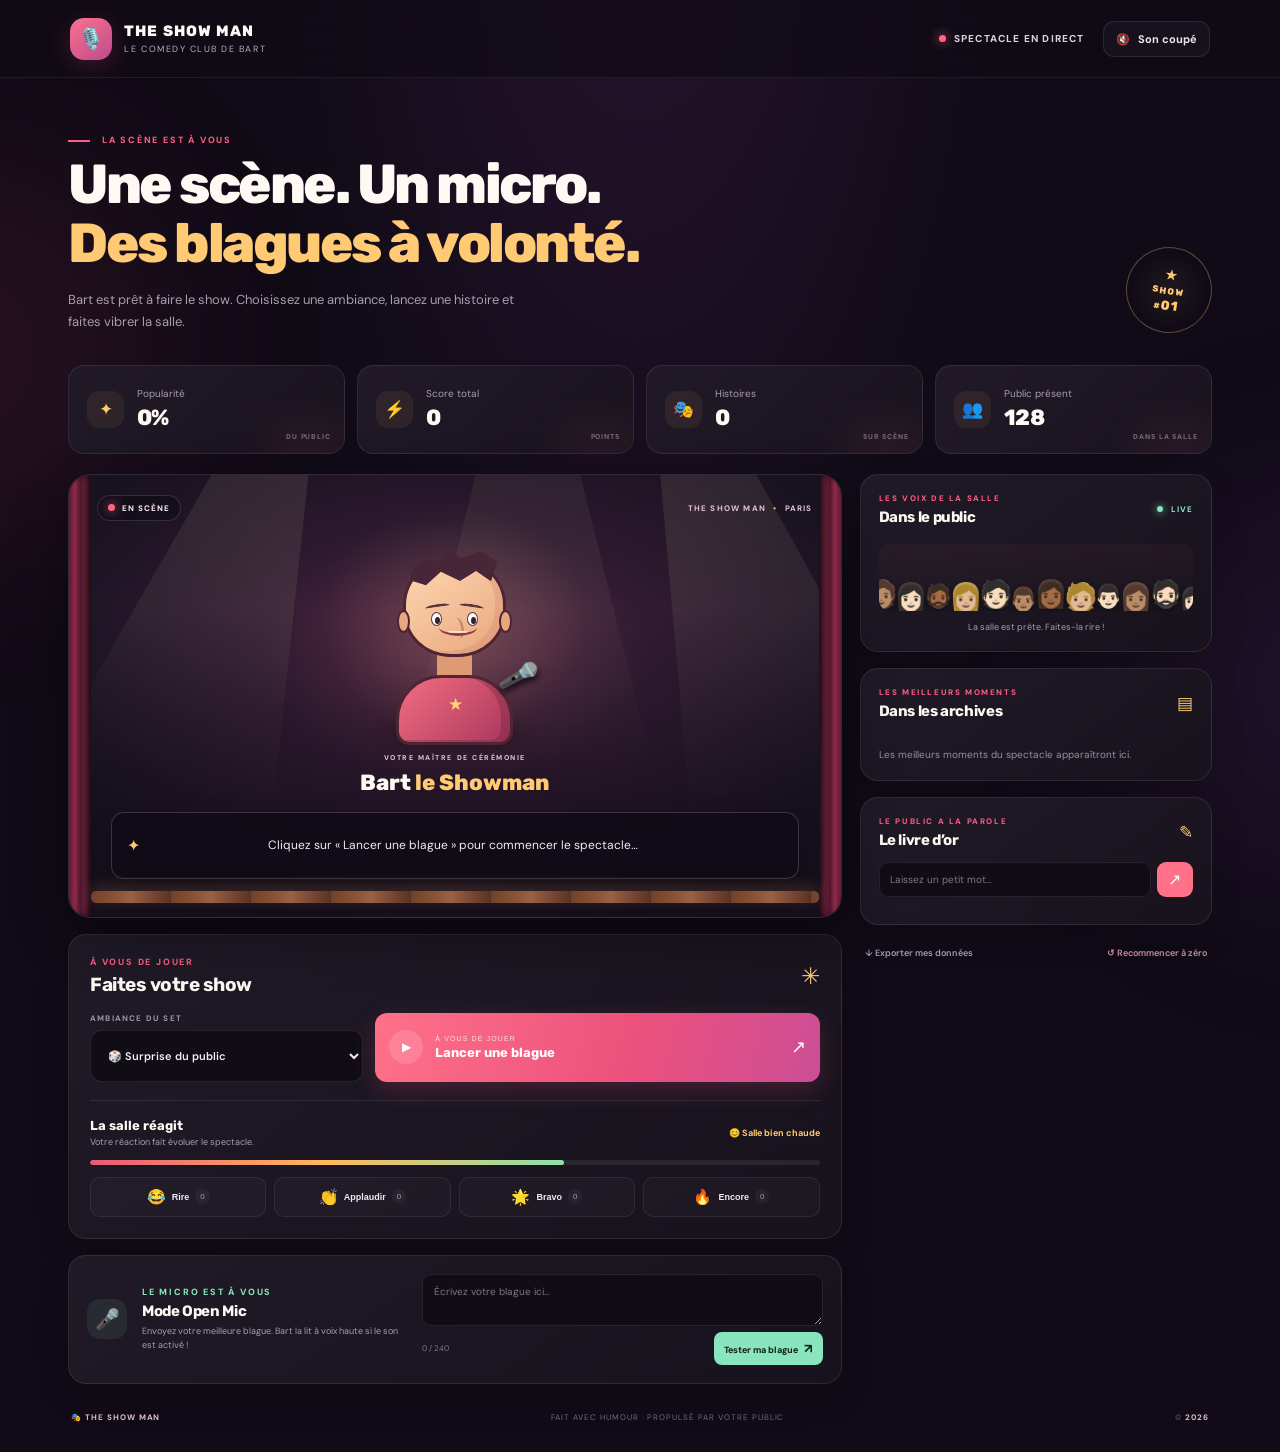
<file: index.html>
<!DOCTYPE html>
<html lang="fr">
<head>
  <meta charset="UTF-8">
  <meta name="viewport" content="width=device-width, initial-scale=1.0">
  <meta name="theme-color" content="#100b16">
  <meta name="description" content="THE SHOW MAN : le comedy club interactif de Bart. Racontez des blagues, réagissez et faites monter l'ambiance !">
  <title>THE SHOW MAN — Le Comedy Club de Bart</title>
  <link rel="preconnect" href="https://fonts.googleapis.com">
  <link rel="preconnect" href="https://fonts.gstatic.com" crossorigin>
  <link href="https://fonts.googleapis.com/css2?family=DM+Sans:wght@400;500;600;700;800&family=Rubik:wght@500;600;700;800;900&display=swap" rel="stylesheet">
  <link rel="stylesheet" href="styles.css">
  <script src="app.js" defer></script>
</head>
<body>
  <div class="ambient ambient-one" aria-hidden="true"></div>
  <div class="ambient ambient-two" aria-hidden="true"></div>

  <header class="topbar">
    <a class="brand" href="#home" aria-label="THE SHOW MAN, accueil">
      <span class="brand-mark" aria-hidden="true">🎙️</span>
      <span><strong>THE SHOW MAN</strong><small>LE COMEDY CLUB DE BART</small></span>
    </a>
    <div class="topbar-tools">
      <div class="live-pill"><span class="live-dot"></span> SPECTACLE EN DIRECT</div>
      <button class="sound-toggle" id="audioToggle" type="button" aria-pressed="false" title="Activer ou couper la voix et les effets sonores"><span id="audioIcon" aria-hidden="true">🔇</span><span id="audioLabel">Son coupé</span></button>
    </div>
  </header>

  <main class="page-shell" id="home">
    <section class="intro">
      <div>
        <p class="eyebrow"><span class="eyebrow-line"></span> LA SCÈNE EST À VOUS</p>
        <h1>Une scène. Un micro.<br><span>Des blagues à volonté.</span></h1>
        <p class="intro-copy">Bart est prêt à faire le show. Choisissez une ambiance, lancez une histoire et faites vibrer la salle.</p>
      </div>
      <div class="intro-badge" aria-label="Spectacle numéro un"><span>★</span><strong>SHOW<br>#<span id="showNumber">01</span></strong></div>
    </section>

    <section class="stats-grid" aria-label="Statistiques du spectacle">
      <article class="stat-card"><span class="stat-icon">✦</span><div><span class="stat-label">Popularité</span><strong class="stat-value" id="popularity">0%</strong></div><span class="stat-foot">DU PUBLIC</span></article>
      <article class="stat-card"><span class="stat-icon">⚡</span><div><span class="stat-label">Score total</span><strong class="stat-value" id="totalScore">0</strong></div><span class="stat-foot">POINTS</span></article>
      <article class="stat-card"><span class="stat-icon">🎭</span><div><span class="stat-label">Histoires</span><strong class="stat-value" id="storyCount">0</strong></div><span class="stat-foot">SUR SCÈNE</span></article>
      <article class="stat-card"><span class="stat-icon">👥</span><div><span class="stat-label">Public présent</span><strong class="stat-value" id="audience">128</strong></div><span class="stat-foot">DANS LA SALLE</span></article>
    </section>

    <div class="dashboard">
      <section class="main-column">
        <section class="stage-card" aria-label="Scène de spectacle">
          <div class="stage-lights" aria-hidden="true"><span></span><span></span><span></span></div>
          <div class="curtain curtain-left" aria-hidden="true"></div><div class="curtain curtain-right" aria-hidden="true"></div>
          <div class="stage-topline"><span class="stage-tag"><span class="live-dot"></span> EN SCÈNE</span><span class="venue">THE SHOW MAN <span>•</span> PARIS</span></div>
          <div class="stage-content">
            <div class="spotlight" aria-hidden="true"></div>
            <div class="bart-avatar" id="bartAvatar" aria-label="Avatar animé de Bart le comédien" role="img">
              <div class="avatar-shadow"></div>
              <div class="avatar-head"><div class="hair"></div><div class="brow brow-left"></div><div class="brow brow-right"></div><div class="eye eye-left"><i></i></div><div class="eye eye-right"><i></i></div><div class="nose"></div><div class="smile"><i></i></div><div class="ear ear-left"></div><div class="ear ear-right"></div></div>
              <div class="avatar-neck"></div><div class="avatar-body"><span class="shirt-star">★</span></div>
              <div class="avatar-mic">🎤</div>
            </div>
            <div class="speech-bubble" id="speechBubble" aria-live="polite">Bienvenue au club ! Bart vous attend 🎤</div>
            <div class="stage-name"><span class="stage-name-label">VOTRE MAÎTRE DE CÉRÉMONIE</span><h2>Bart <span>le Showman</span></h2></div>
          </div>
          <div class="teleprompter"><span class="teleprompter-icon">✦</span><p id="storyText" aria-live="polite">Cliquez sur « Lancer une blague » pour commencer le spectacle…</p><span class="story-number" id="storyNumber"></span></div>
          <div class="stage-floor"><span></span></div>
          <div class="fx-layer" id="fxLayer" aria-hidden="true"></div>
        </section>

        <section class="control-panel">
          <div class="panel-heading"><div><p class="eyebrow">À VOUS DE JOUER</p><h2>Faites votre show</h2></div><span class="panel-star">✳</span></div>
          <div class="controls-row">
            <label class="topic-control" for="topicSelect"><span>AMBIANCE DU SET</span><select id="topicSelect"><option value="all">🎲 Surprise du public</option><option value="tech">🤖 Tech & IA</option><option value="daily">☕ Vie quotidienne</option><option value="dev">💻 Développeurs</option><option value="dad">👨‍👧 Jeux de mots</option><option value="absurd">🌀 Absurde</option></select></label>
            <button class="btn-primary" id="generateBtn" type="button"><span class="play-icon">▶</span><span><small>À VOUS DE JOUER</small><strong>Lancer une blague</strong></span><span class="button-arrow">↗</span></button>
          </div>
          <div class="reaction-area"><div class="reaction-heading"><div><h3>La salle réagit</h3><p>Votre réaction fait évoluer le spectacle.</p></div><span class="mood-label" id="moodText">🔥 Salle bien chaude</span></div>
            <div class="mood-track" role="progressbar" aria-label="Ambiance de la salle" aria-valuemin="0" aria-valuemax="100" aria-valuenow="65"><span id="moodMeter"></span></div>
            <div class="reaction-buttons">
              <button class="reaction-btn" id="laughBtn" type="button"><span>😂</span><b>Rire</b><i id="laughCount">0</i></button>
              <button class="reaction-btn" id="applauseBtn" type="button"><span>👏</span><b>Applaudir</b><i id="applauseCount">0</i></button>
              <button class="reaction-btn" id="bravo" type="button"><span>🌟</span><b>Bravo</b><i id="bravoCount">0</i></button>
              <button class="reaction-btn" id="encoreBtn" type="button"><span>🔥</span><b>Encore</b><i id="encoreCount">0</i></button>
            </div>
          </div>
        </section>

        <section class="open-mic-card">
          <div class="open-mic-icon">🎤</div><div class="open-mic-copy"><p class="eyebrow">LE MICRO EST À VOUS</p><h2>Mode Open Mic</h2><p>Envoyez votre meilleure blague. Bart la lit à voix haute si le son est activé !</p></div>
          <form id="jokeForm" class="joke-form"><label class="visually-hidden" for="userJokeInput">Votre blague</label><textarea id="userJokeInput" rows="2" maxlength="240" placeholder="Écrivez votre blague ici…" required></textarea><div class="form-bottom"><span id="characterCount">0 / 240</span><button class="btn-secondary" type="submit">Tester ma blague <span>↗</span></button></div></form>
        </section>
      </section>

      <aside class="sidebar">
        <section class="side-card audience-card"><div class="side-title"><div><p class="eyebrow">LES VOIX DE LA SALLE</p><h2>Dans le public</h2></div><span class="audience-live"><span class="live-dot"></span> LIVE</span></div>
          <div class="crowd-visual" aria-hidden="true"><span>🧑🏽</span><span>👩🏻</span><span>🧔🏾</span><span>👩🏼</span><span>🧑🏻</span><span>👨🏽</span><span>👩🏾</span><span>🧑🏼</span><span>👨🏻</span><span>👩🏽</span><span>🧔🏻</span><span>👩🏻</span></div>
          <p class="crowd-caption">La salle est prête. Faites-la rire !</p>
        </section>
        <section class="side-card history-card"><div class="side-title"><div><p class="eyebrow">LES MEILLEURS MOMENTS</p><h2>Dans les archives</h2></div><span class="archive-icon">▤</span></div><div class="stories-history" id="storiesHistory" aria-live="polite"></div></section>
        <section class="side-card comments-card"><div class="side-title"><div><p class="eyebrow">LE PUBLIC A LA PAROLE</p><h2>Le livre d’or</h2></div><span class="comment-icon">✎</span></div><form id="commentForm" class="comment-form"><label class="visually-hidden" for="commentInput">Votre commentaire</label><input id="commentInput" type="text" maxlength="100" placeholder="Laissez un petit mot…" required><button type="submit" aria-label="Envoyer le commentaire">↗</button></form><div class="comments-list" id="commentsList" aria-live="polite"></div></section>
        <section class="side-actions"><button class="text-action" id="exportBtn" type="button">↓ Exporter mes données</button><button class="text-action reset-action" id="resetBtn" type="button">↺ Recommencer à zéro</button></section>
      </aside>
    </div>
    <footer class="footer"><span>🎭 THE SHOW MAN</span><span>FAIT AVEC HUMOUR · PROPULSÉ PAR VOTRE PUBLIC</span><span>© <span id="year"></span></span></footer>
  </main>
</body>
</html>
</file>
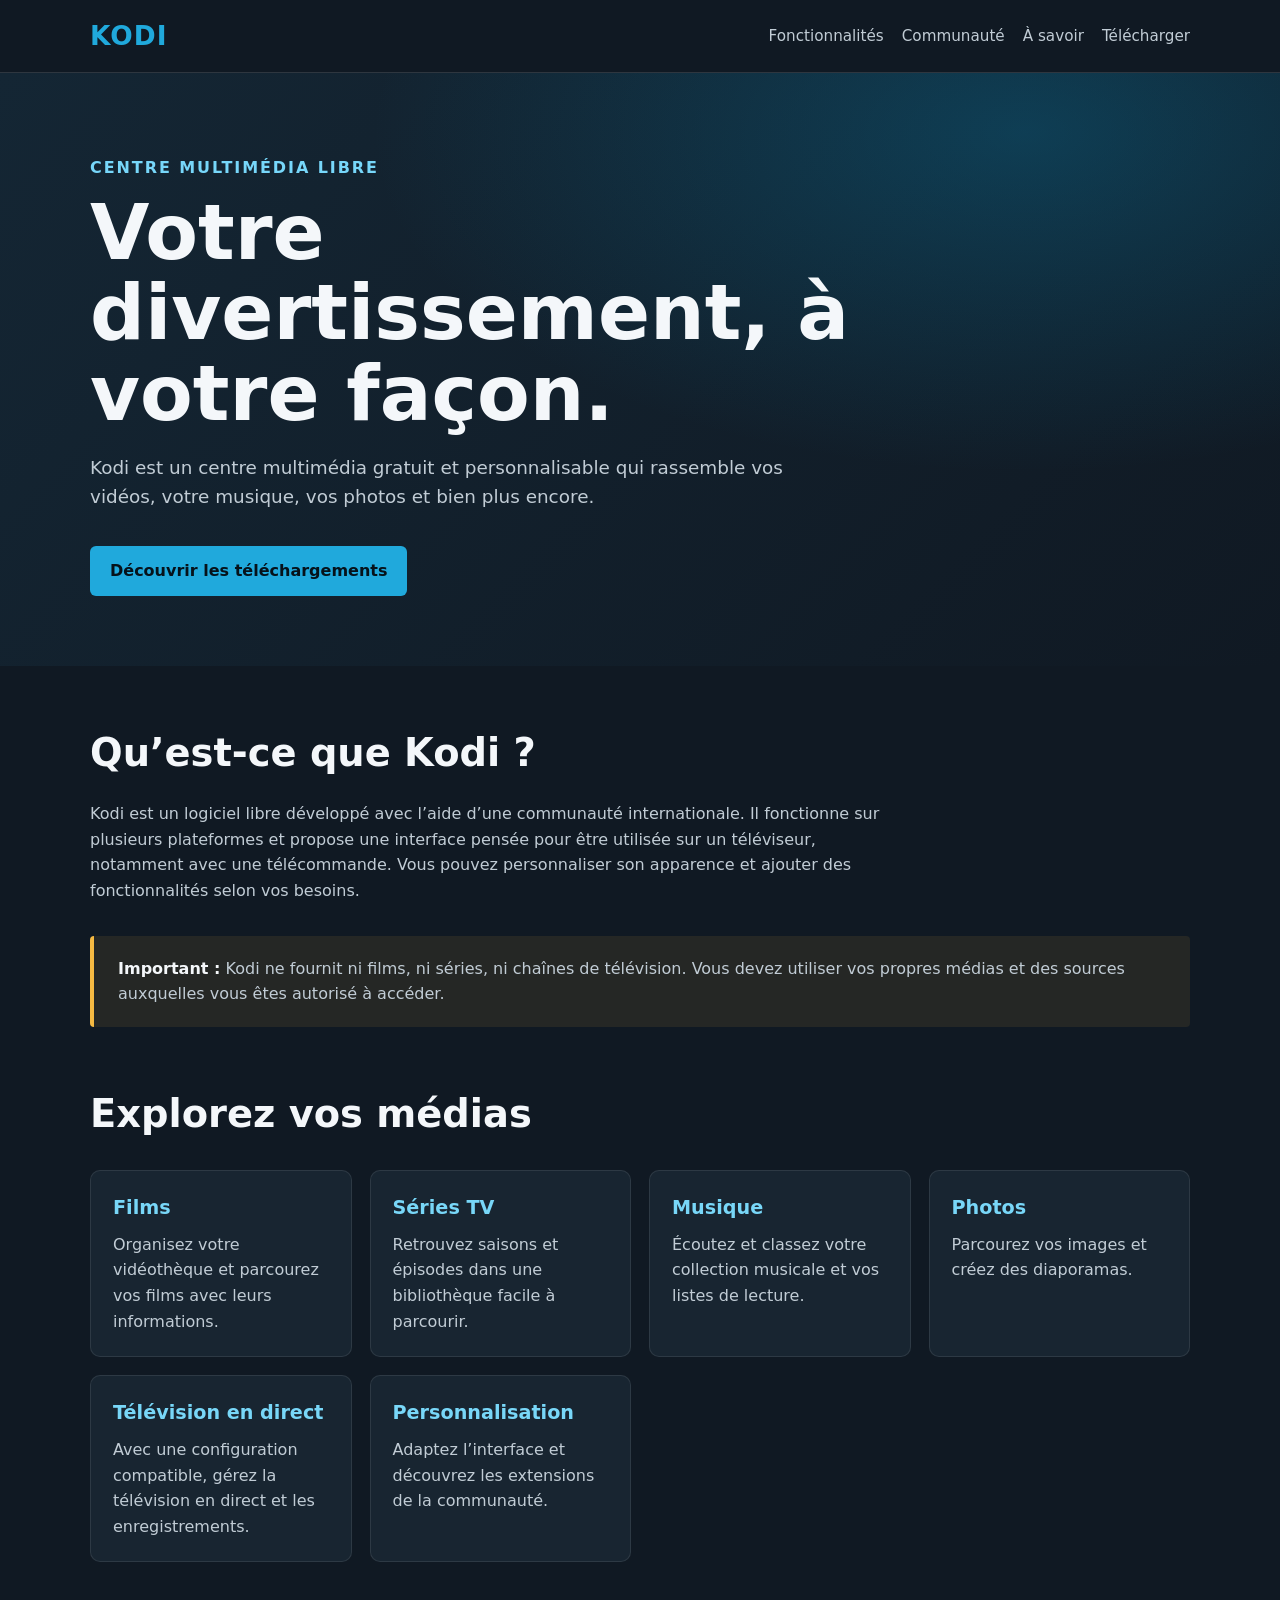
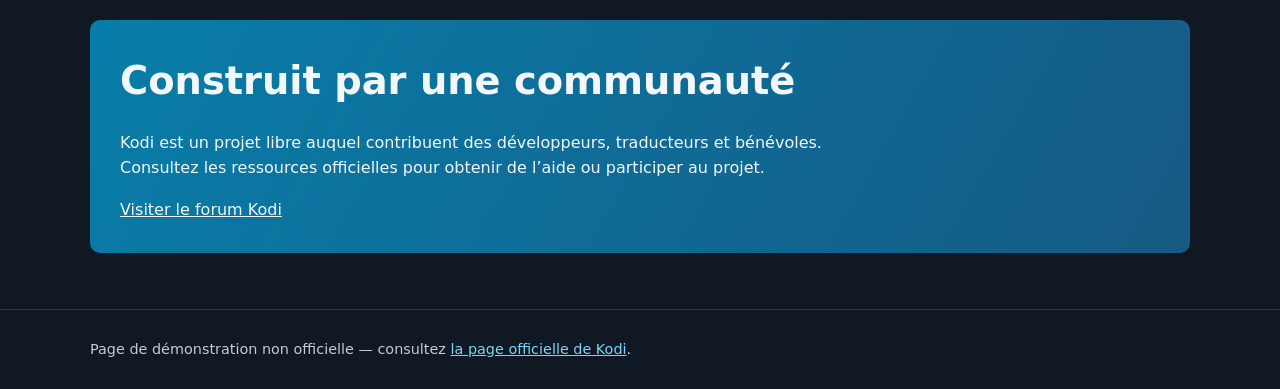
<file: kodi-about.html>
<!doctype html>
<html lang="fr">
<head>
  <meta charset="utf-8">
  <meta name="viewport" content="width=device-width, initial-scale=1">
  <meta name="description" content="Découvrez Kodi, un centre multimédia libre et personnalisable.">
  <title>À propos de Kodi — Centre multimédia</title>
  <style>
    :root {
      color-scheme: dark;
      --bg: #101923;
      --panel: #182531;
      --text: #f4f7fa;
      --muted: #c1ccd5;
      --blue: #20a9dc;
      --blue-dark: #087da9;
    }

    * { box-sizing: border-box; }

    body {
      margin: 0;
      background: var(--bg);
      color: var(--text);
      font: 16px/1.6 system-ui, -apple-system, "Segoe UI", sans-serif;
    }

    a { color: inherit; }

    .container {
      width: min(1100px, calc(100% - 40px));
      margin-inline: auto;
    }

    header {
      border-bottom: 1px solid #ffffff20;
      background: #101923;
    }

    nav {
      min-height: 72px;
      display: flex;
      align-items: center;
      justify-content: space-between;
      gap: 24px;
    }

    .brand {
      color: var(--blue);
      font-size: 1.65rem;
      font-weight: 800;
      text-decoration: none;
      letter-spacing: .04em;
    }

    .nav-links {
      display: flex;
      flex-wrap: wrap;
      gap: 18px;
    }

    .nav-links a {
      color: var(--muted);
      font-size: .95rem;
      text-decoration: none;
    }

    .nav-links a:hover,
    .nav-links a[aria-current="page"] { color: white; }

    .hero {
      padding: 82px 0 70px;
      background:
        radial-gradient(ellipse at 80% 10%, #087da955, transparent 45%),
        linear-gradient(135deg, #142634, var(--bg));
    }

    .eyebrow {
      color: #77d7fa;
      font-weight: 700;
      text-transform: uppercase;
      letter-spacing: .12em;
    }

    h1 {
      max-width: 760px;
      margin: 12px 0;
      font-size: clamp(2.5rem, 7vw, 4.8rem);
      line-height: 1.05;
    }

    .intro {
      max-width: 720px;
      color: var(--muted);
      font-size: 1.15rem;
    }

    .button {
      display: inline-block;
      margin-top: 16px;
      padding: 12px 20px;
      border-radius: 6px;
      background: var(--blue);
      color: #06121a;
      font-weight: 750;
      text-decoration: none;
    }

    main { padding: 56px 0; }

    h2 {
      margin: 0 0 18px;
      font-size: clamp(1.7rem, 4vw, 2.4rem);
    }

    .copy {
      max-width: 800px;
      color: var(--muted);
    }

    .notice {
      margin: 32px 0 56px;
      padding: 20px 24px;
      border-left: 4px solid #f5b942;
      border-radius: 4px;
      background: #f5b94216;
      color: var(--muted);
    }

    .notice strong { color: var(--text); }

    .grid {
      display: grid;
      grid-template-columns: repeat(auto-fit, minmax(230px, 1fr));
      gap: 18px;
      margin-top: 26px;
    }

    .card {
      padding: 22px;
      border: 1px solid #ffffff17;
      border-radius: 10px;
      background: var(--panel);
    }

    .card h3 {
      margin: 0 0 8px;
      color: #78d7f8;
      font-size: 1.2rem;
    }

    .card p { margin: 0; color: var(--muted); }

    .community {
      margin-top: 58px;
      padding: 30px;
      border-radius: 10px;
      background: linear-gradient(120deg, #087da9, #155a83);
    }

    .community p { max-width: 720px; }

    footer {
      padding: 28px 0;
      border-top: 1px solid #ffffff20;
      color: var(--muted);
      font-size: .9rem;
    }

    footer a { color: #78d7f8; }

    @media (max-width: 650px) {
      nav {
        align-items: flex-start;
        flex-direction: column;
        padding: 16px 0;
      }
      .nav-links { gap: 12px; }
      .hero { padding: 58px 0; }
    }
  </style>
</head>
<body>
  <header>
    <nav class="container" aria-label="Navigation principale">
      <a class="brand" href="#" aria-label="Kodi, accueil">KODI</a>
      <div class="nav-links">
        <a href="#fonctionnalites">Fonctionnalités</a>
        <a href="#communaute">Communauté</a>
        <a href="#avertissement">À savoir</a>
        <a href="https://kodi.tv/download/">Télécharger</a>
      </div>
    </nav>
  </header>

  <section class="hero">
    <div class="container">
      <div class="eyebrow">Centre multimédia libre</div>
      <h1>Votre divertissement, à votre façon.</h1>
      <p class="intro">
        Kodi est un centre multimédia gratuit et personnalisable qui rassemble
        vos vidéos, votre musique, vos photos et bien plus encore.
      </p>
      <a class="button" href="https://kodi.tv/download/">Découvrir les téléchargements</a>
    </div>
  </section>

  <main class="container">
    <section>
      <h2>Qu’est-ce que Kodi&nbsp;?</h2>
      <p class="copy">
        Kodi est un logiciel libre développé avec l’aide d’une communauté
        internationale. Il fonctionne sur plusieurs plateformes et propose une
        interface pensée pour être utilisée sur un téléviseur, notamment avec
        une télécommande. Vous pouvez personnaliser son apparence et ajouter
        des fonctionnalités selon vos besoins.
      </p>
    </section>

    <aside class="notice" id="avertissement">
      <strong>Important :</strong> Kodi ne fournit ni films, ni séries, ni chaînes
      de télévision. Vous devez utiliser vos propres médias et des sources
      auxquelles vous êtes autorisé à accéder.
    </aside>

    <section id="fonctionnalites">
      <h2>Explorez vos médias</h2>
      <div class="grid">
        <article class="card">
          <h3>Films</h3>
          <p>Organisez votre vidéothèque et parcourez vos films avec leurs informations.</p>
        </article>
        <article class="card">
          <h3>Séries TV</h3>
          <p>Retrouvez saisons et épisodes dans une bibliothèque facile à parcourir.</p>
        </article>
        <article class="card">
          <h3>Musique</h3>
          <p>Écoutez et classez votre collection musicale et vos listes de lecture.</p>
        </article>
        <article class="card">
          <h3>Photos</h3>
          <p>Parcourez vos images et créez des diaporamas.</p>
        </article>
        <article class="card">
          <h3>Télévision en direct</h3>
          <p>Avec une configuration compatible, gérez la télévision en direct et les enregistrements.</p>
        </article>
        <article class="card">
          <h3>Personnalisation</h3>
          <p>Adaptez l’interface et découvrez les extensions de la communauté.</p>
        </article>
      </div>
    </section>

    <section class="community" id="communaute">
      <h2>Construit par une communauté</h2>
      <p>
        Kodi est un projet libre auquel contribuent des développeurs,
        traducteurs et bénévoles. Consultez les ressources officielles pour
        obtenir de l’aide ou participer au projet.
      </p>
      <a href="https://forum.kodi.tv/">Visiter le forum Kodi</a>
    </section>
  </main>

  <footer>
    <div class="container">
      Page de démonstration non officielle — consultez
      <a href="https://kodi.tv/about/">la page officielle de Kodi</a>.
    </div>
  </footer>
</body>
</html>
</file>
<file: styles.css>
@import url('https://fonts.googleapis.com/css2?family=DM+Sans:wght@400;500;600;700;800&family=Rubik:wght@500;600;700;800;900&display=swap');

:root{color-scheme:dark;--bg:#100b16;--surface:#19131f;--surface-raised:#211a28;--line:rgba(255,255,255,.09);--text:#fff9f4;--muted:#a89eae;--pink:#ff5b83;--gold:#ffca73;--mint:#89e5bd;--font-body:'DM Sans',Arial,sans-serif;--font-display:'Rubik','DM Sans',sans-serif}
*{box-sizing:border-box}html{scroll-behavior:smooth}body{margin:0;min-height:100vh;background:radial-gradient(ellipse at 50% -20%,#2b1533 0,transparent 42%),var(--bg);color:var(--text);font-family:var(--font-body);overflow-x:hidden}.ambient{position:fixed;z-index:-1;width:380px;height:380px;border-radius:50%;filter:blur(110px);opacity:.11;pointer-events:none}.ambient-one{background:#ff467a;top:18%;left:-230px}.ambient-two{background:#a957df;right:-240px;top:55%}.topbar{height:78px;padding:0 max(calc((100vw - 1200px)/2),5.5vw);border-bottom:1px solid rgba(255,255,255,.07);display:flex;align-items:center;justify-content:space-between;background:rgba(16,11,22,.75);backdrop-filter:blur(18px);position:sticky;top:0;z-index:10}.brand{display:flex;align-items:center;gap:12px;color:inherit;text-decoration:none}.brand-mark{width:42px;height:42px;border-radius:14px;background:linear-gradient(145deg,#fa718e,#bf4b8c);display:grid;place-items:center;font-size:21px;box-shadow:0 6px 24px #fa4b8033}.brand strong,.brand small{display:block}.brand strong{font:800 15px var(--font-display);letter-spacing:.07em}.brand small{font-size:9px;color:#b8aebd;letter-spacing:.17em;margin-top:3px}.topbar-tools{display:flex;align-items:center;gap:18px}.live-pill,.audience-live{display:inline-flex;align-items:center;gap:8px;color:#ddd1de;font-size:10px;font-weight:800;letter-spacing:.12em}.live-dot{height:7px;width:7px;border-radius:50%;background:#ff6780;display:inline-block;box-shadow:0 0 11px #ff6780;animation:blink 1.8s infinite}.sound-toggle{border:1px solid var(--line);border-radius:11px;background:#ffffff08;color:#eee5ee;padding:10px 12px;display:flex;gap:8px;align-items:center;font:700 11px var(--font-body);cursor:pointer;transition:.2s}.sound-toggle:hover{background:#ffffff12;border-color:#ffffff30}.page-shell{max-width:1200px;margin:auto;padding:56px 28px 20px}.intro{display:flex;align-items:flex-end;justify-content:space-between;margin-bottom:32px}.eyebrow{font-size:9px;letter-spacing:.2em;color:var(--pink);font-weight:800;margin:0 0 10px}.eyebrow-line{width:22px;height:2px;display:inline-block;background:var(--pink);vertical-align:middle;margin-right:8px}.intro h1{font:800 clamp(32px,5vw,55px)/1.07 var(--font-display);letter-spacing:-.045em;margin:0}.intro h1 span{color:var(--gold)}.intro-copy{font-size:13px;color:var(--muted);max-width:470px;line-height:1.7;margin:15px 0 0}.intro-badge{width:86px;height:86px;border:1px solid #ffca7355;border-radius:50%;display:flex;flex-direction:column;justify-content:center;align-items:center;transform:rotate(9deg);color:var(--gold);background:radial-gradient(circle,#ffca7312,transparent 70%);flex:none}.intro-badge>span{font-size:15px}.intro-badge strong{font:800 9px/1.35 var(--font-display);letter-spacing:.13em;text-align:center}.intro-badge strong span{font-size:13px}.stats-grid{display:grid;grid-template-columns:repeat(4,1fr);gap:12px;margin-bottom:20px}.stat-card{position:relative;display:flex;align-items:center;gap:13px;min-height:89px;background:linear-gradient(135deg,#211927,#19131e);border:1px solid var(--line);border-radius:16px;padding:16px 18px;overflow:hidden}.stat-card:after{content:'';position:absolute;inset:auto -12px -35px auto;width:85px;height:65px;background:#ff668411;filter:blur(20px)}.stat-icon{display:grid;place-items:center;width:37px;height:37px;border-radius:12px;color:var(--gold);font-size:17px;background:#ffca7312}.stat-label{display:block;font-size:10px;color:var(--muted);margin-bottom:4px}.stat-value{display:block;font:800 22px var(--font-display);letter-spacing:-.03em}.stat-foot{position:absolute;right:13px;bottom:12px;color:#766c7b;font-size:7px;letter-spacing:.13em;font-weight:800}.dashboard{display:grid;grid-template-columns:minmax(0,1.8fr) minmax(270px,.82fr);gap:18px;align-items:start}.main-column,.sidebar{display:flex;flex-direction:column;gap:16px}.stage-card{min-height:435px;position:relative;overflow:hidden;border-radius:22px;border:1px solid #ffffff17;background:radial-gradient(ellipse at 50% 40%,#69334c 0,#321b32 35%,#1b1423 76%);box-shadow:0 20px 55px #0005}.stage-card:before{content:'';position:absolute;inset:0;background:linear-gradient(180deg,#100b1640,transparent 30%,#100b168c 88%);z-index:1;pointer-events:none}.stage-lights{position:absolute;inset:0;overflow:hidden}.stage-lights span{position:absolute;top:-135px;width:230px;height:470px;background:linear-gradient(180deg,#fff5c52b,transparent);clip-path:polygon(43% 0,57% 0,100% 100%,0 100%);transform-origin:top center;filter:blur(4px);animation:sweep 8s ease-in-out infinite alternate}.stage-lights span:nth-child(1){left:16%;transform:rotate(18deg)}.stage-lights span:nth-child(2){left:42%;width:270px;opacity:.65;animation-delay:-3s}.stage-lights span:nth-child(3){right:8%;transform:rotate(-17deg);animation-delay:-5s}.curtain{position:absolute;top:0;bottom:0;width:22px;z-index:2;background:repeating-linear-gradient(90deg,#671c35,#8e2949 6px,#4c182f 12px);box-shadow:inset -5px 0 9px #170b15}.curtain-left{left:0}.curtain-right{right:0;transform:scaleX(-1)}.stage-topline{position:absolute;top:20px;left:28px;right:28px;z-index:3;display:flex;justify-content:space-between;align-items:center}.stage-tag{display:flex;align-items:center;gap:7px;padding:7px 10px;border:1px solid #fff2;border-radius:999px;background:#120d18a8;color:#fcebf3;font-size:8px;font-weight:800;letter-spacing:.13em}.venue{font-size:8px;color:#e5c4d2;letter-spacing:.15em;font-weight:700}.venue span{color:var(--gold);padding:0 4px}.stage-content{position:relative;z-index:2;min-height:337px;display:flex;flex-direction:column;align-items:center;justify-content:flex-end;padding:58px 25px 4px}.spotlight{position:absolute;width:270px;height:240px;top:25px;border-radius:50%;background:radial-gradient(ellipse,#ffe2a820 0,transparent 70%);pointer-events:none}.bart-avatar{position:relative;width:158px;height:200px;display:flex;flex-direction:column;align-items:center;z-index:2;animation:bob 3s ease-in-out infinite;transform-origin:bottom center}.avatar-shadow{position:absolute;bottom:0;width:130px;height:21px;background:#10081288;filter:blur(9px);border-radius:50%;animation:shadow 3s ease-in-out infinite}.avatar-head{position:relative;z-index:2;width:103px;height:111px;border-radius:47% 47% 46% 46%;margin-top:13px;background:linear-gradient(145deg,#ffd7b1,#e8a77e);border:3px solid #4f2534;box-shadow:inset -8px -3px 0 #c87d6b44}.hair{position:absolute;left:4px;right:5px;top:-10px;height:39px;border-radius:65% 45% 28% 22%;background:#472638;transform:rotate(-4deg);clip-path:polygon(0 40%,13% 13%,31% 25%,45% 0,60% 19%,82% 4%,100% 37%,91% 84%,75% 55%,56% 78%,35% 51%,17% 83%,0 68%)}.brow{position:absolute;top:43px;width:25px;height:6px;border-radius:50%;border-top:3px solid #603341}.brow-left{left:19px;transform:rotate(-8deg)}.brow-right{right:19px;transform:rotate(8deg)}.eye{position:absolute;top:51px;width:11px;height:14px;border-radius:50%;background:#fff;border:1px solid #593442;overflow:hidden}.eye i{position:absolute;width:5px;height:7px;left:3px;top:4px;background:#36202b;border-radius:50%}.eye-left{left:25px}.eye-right{right:25px}.nose{position:absolute;top:57px;left:46px;width:12px;height:21px;border-radius:50%;border-right:3px solid #cf896f;transform:rotate(-9deg)}.smile{position:absolute;bottom:18px;left:33px;width:38px;height:17px;border-bottom:3px solid #8e3d4d;border-radius:0 0 50% 50%;overflow:hidden}.smile i{position:absolute;bottom:-6px;left:8px;width:21px;height:8px;background:#fae3d2;border-radius:2px}.ear{position:absolute;width:13px;height:23px;background:#e8a77e;border:2px solid #4f2534;top:49px;border-radius:50%}.ear-left{left:-9px}.ear-right{right:-9px}.avatar-neck{position:relative;z-index:1;width:35px;height:25px;margin-top:-3px;background:#df9975}.avatar-body{position:relative;z-index:1;width:117px;height:78px;margin-top:-2px;border-radius:45px 45px 14px 14px;background:linear-gradient(135deg,#f36e80,#aa365e);border:3px solid #4f2534;box-shadow:inset -9px -2px 0 #501a3644}.shirt-star{position:absolute;top:15px;left:49px;color:#ffd279;font-size:17px}.avatar-mic{position:absolute;z-index:3;right:-3px;top:111px;font-size:30px;transform:rotate(15deg);filter:drop-shadow(2px 4px 3px #160b16)}.speech-bubble{position:absolute;z-index:4;top:36px;right:calc(50% - 190px);max-width:180px;padding:10px 13px;border:1px solid #fff8;border-radius:14px 14px 14px 4px;background:#fff9f1;color:#3c2332;font-size:10px;font-weight:700;line-height:1.45;box-shadow:0 7px 22px #0003;opacity:0;transform:translateY(7px) scale(.96);transition:.25s;pointer-events:none}.speech-bubble.visible{opacity:1;transform:translateY(0) scale(1)}.stage-name{text-align:center;margin-top:-1px}.stage-name-label{font-size:7px;color:#edc1d1;letter-spacing:.22em;font-weight:800}.stage-name h2{font:800 22px var(--font-display);margin:4px 0 12px}.stage-name h2 span{color:var(--gold)}.teleprompter{position:relative;z-index:3;min-height:67px;margin:0 42px 12px;padding:13px 44px 13px 41px;border:1px solid #fbd4e133;border-radius:13px;background:#100b16d9;display:flex;align-items:center;justify-content:center;text-align:center;box-shadow:0 10px 25px #0003}.teleprompter p{font-size:12px;line-height:1.5;margin:0;color:#f8e9ef}.teleprompter-icon{position:absolute;left:15px;color:var(--gold);font-size:16px}.story-number{position:absolute;right:13px;bottom:8px;color:#ad9bac;font-size:8px;font-weight:700}.stage-floor{position:relative;z-index:3;height:12px;margin:0 22px 14px;border-radius:5px;background:repeating-linear-gradient(90deg,#704129,#9b6041 40px,#583225 80px);box-shadow:0 -4px 15px #f4a45f35}.fx-layer{position:absolute;inset:0;z-index:5;overflow:hidden;pointer-events:none}.fx-emoji{position:absolute;bottom:16%;font-size:25px;animation:float-up 1.7s ease-out forwards}.stage-card.is-talking .bart-avatar{animation:bob-fast .34s ease-in-out infinite alternate}.stage-card.is-talking .smile{animation:mouth .28s ease-in-out infinite alternate}.stage-card.is-talking .stage-lights span:nth-child(2){filter:blur(2px);opacity:1}.stage-card.is-bounce .bart-avatar{animation:cheer .55s ease}.stage-card.is-tomato .bart-avatar{animation:flinch .5s ease}.control-panel,.open-mic-card,.side-card{border:1px solid var(--line);border-radius:18px;background:linear-gradient(145deg,#201a27,#17121c);box-shadow:0 12px 35px #0002}.control-panel{padding:21px}.panel-heading,.side-title{display:flex;align-items:center;justify-content:space-between}.panel-heading h2,.side-title h2,.open-mic-copy h2{font:700 19px var(--font-display);letter-spacing:-.025em;margin:0}.panel-heading .eyebrow,.side-title .eyebrow{margin-bottom:5px}.panel-star{font-size:23px;color:var(--gold)}.controls-row{display:grid;grid-template-columns:.8fr 1.3fr;gap:12px;margin-top:17px}.topic-control{display:flex;flex-direction:column;gap:7px}.topic-control>span{font-size:8px;color:#9e91a3;letter-spacing:.15em;font-weight:800}.topic-control select{height:52px;padding:0 13px;border:1px solid #ffffff17;border-radius:11px;background:#100d15;color:#f8edf3;font:600 11px var(--font-body);outline:none}.topic-control select:focus,.joke-form textarea:focus,.comment-form input:focus{border-color:#ff7394;box-shadow:0 0 0 3px #ff73941c}.btn-primary{display:flex;align-items:center;gap:12px;text-align:left;border:0;border-radius:12px;padding:9px 14px;background:linear-gradient(105deg,#ff7188,#ec517d 58%,#cc4e96);color:white;cursor:pointer;box-shadow:0 8px 25px #eb477d35;transition:transform .18s,filter .18s}.btn-primary:hover,.btn-secondary:hover{transform:translateY(-2px);filter:brightness(1.08)}.btn-primary:disabled{opacity:.68;cursor:wait}.play-icon{display:grid;place-items:center;width:34px;height:34px;border-radius:50%;background:#ffffff25;font-size:12px}.btn-primary small,.btn-primary strong{display:block}.btn-primary small{font-size:7px;letter-spacing:.16em;opacity:.8;margin-bottom:3px}.btn-primary strong{font:700 13px var(--font-display)}.button-arrow{margin-left:auto;font-size:18px}.reaction-area{border-top:1px solid var(--line);padding-top:17px;margin-top:18px}.reaction-heading{display:flex;align-items:center;justify-content:space-between;gap:10px}.reaction-heading h3{margin:0 0 3px;font:700 13px var(--font-display)}.reaction-heading p{margin:0;color:var(--muted);font-size:9px}.mood-label{font-size:9px;color:var(--gold);font-weight:700}.mood-track{height:5px;margin:12px 0;background:#ffffff13;border-radius:10px;overflow:hidden}.mood-track span{height:100%;width:65%;display:block;border-radius:inherit;background:linear-gradient(90deg,#e85a76,#ffb95e,#8fe1a9);transition:width .5s}.reaction-buttons{display:grid;grid-template-columns:repeat(4,1fr);gap:8px}.reaction-btn{display:flex;align-items:center;gap:6px;justify-content:center;padding:10px 7px;border:1px solid #ffffff12;border-radius:10px;background:#ffffff06;color:#f3eaf1;cursor:pointer;transition:transform .18s,background .18s,border .18s}.reaction-btn:hover{transform:translateY(-2px);background:#ff6e8817;border-color:#ff6e8855}.reaction-btn span{font-size:15px}.reaction-btn b{font-size:9px}.reaction-btn i{font-style:normal;color:#a89baa;font-size:8px;border-radius:8px;background:#ffffff0b;padding:3px 5px}.open-mic-card{padding:18px;display:grid;grid-template-columns:42px .8fr 1.2fr;align-items:center;gap:13px}.open-mic-icon{width:40px;height:40px;display:grid;place-items:center;border-radius:13px;background:#8fe1a916;font-size:20px}.open-mic-copy .eyebrow{color:var(--mint);margin-bottom:4px}.open-mic-copy h2{font-size:15px}.open-mic-copy>p:last-child{font-size:9px;line-height:1.5;color:var(--muted);margin:5px 0 0}.joke-form textarea{display:block;width:100%;resize:vertical;min-height:52px;padding:9px 11px;border:1px solid #ffffff17;border-radius:9px;background:#100d15;color:var(--text);font:10px/1.5 var(--font-body);outline:none}.joke-form textarea::placeholder,.comment-form input::placeholder{color:#817686}.form-bottom{display:flex;align-items:center;justify-content:space-between;margin-top:6px}.form-bottom>span{color:#827785;font-size:8px}.btn-secondary{padding:8px 10px;border:0;border-radius:8px;background:var(--mint);color:#15221c;font:800 9px var(--font-body);cursor:pointer;transition:.18s}.btn-secondary span{font-size:13px;margin-left:4px}.side-card{padding:18px}.side-title h2{font-size:15px}.side-title .eyebrow{font-size:8px}.audience-live{font-size:8px;color:var(--mint)}.audience-live .live-dot{background:var(--mint);box-shadow:0 0 9px var(--mint);height:6px;width:6px}.crowd-visual{margin:18px 0 0;display:flex;align-items:flex-end;justify-content:center;gap:0;min-height:67px;padding:10px 8px 0;border-radius:11px;background:linear-gradient(180deg,#ff71880b,#ff718802);overflow:hidden}.crowd-visual span{font-size:27px;margin:0 -2px;filter:drop-shadow(0 3px 3px #0005);animation:crowd 2s ease-in-out infinite alternate}.crowd-visual span:nth-child(2n){animation-delay:-1s;transform:translateY(3px)}.crowd-visual span:nth-child(3n){font-size:23px;animation-delay:-.5s}.crowd-caption{text-align:center;color:#a99eac;font-size:9px;margin:10px 0 0}.archive-icon,.comment-icon{color:var(--gold);font-size:17px}.stories-history{display:flex;flex-direction:column;gap:8px;max-height:270px;overflow-y:auto;margin-top:14px}.history-item{padding:10px;border-radius:10px;border:1px solid #ffffff0b;background:#ffffff05;color:#d9cedb;font-size:9px;line-height:1.5}.history-item strong{display:block;color:var(--gold);font-size:8px;letter-spacing:.08em;margin-bottom:3px}.history-empty{color:#998e9d;font-size:10px;line-height:1.5;margin:13px 0 0}.comment-form{display:flex;gap:6px;margin:13px 0 9px}.comment-form input{width:100%;min-width:0;height:35px;border:1px solid #ffffff17;border-radius:9px;background:#100d15;color:var(--text);padding:0 10px;font:10px var(--font-body);outline:none}.comment-form button{width:36px;flex:none;border:0;border-radius:9px;background:#ff7188;color:#fff;font-size:16px;cursor:pointer}.comments-list{display:flex;flex-direction:column;gap:6px;max-height:122px;overflow:auto}.comment-item{padding:8px 9px;border-left:2px solid var(--mint);border-radius:0 7px 7px 0;background:#ffffff06;color:#d8cedb;font-size:9px;line-height:1.45;overflow-wrap:anywhere}.side-actions{display:flex;align-items:center;justify-content:space-between;padding:1px 5px}.text-action{border:0;background:none;color:#a69aa9;padding:5px 0;font:600 9px var(--font-body);cursor:pointer}.text-action:hover{color:#fff}.reset-action{color:#c48e9b}.footer{display:flex;justify-content:space-between;align-items:center;padding:28px 3px 10px;color:#716776;font-size:8px;letter-spacing:.12em}.footer span:first-child{color:#d8bac8;font-weight:800}.visually-hidden{position:absolute;width:1px;height:1px;padding:0;margin:-1px;overflow:hidden;clip:rect(0,0,0,0);white-space:nowrap;border:0}button:focus-visible,a:focus-visible,select:focus-visible,textarea:focus-visible,input:focus-visible{outline:2px solid var(--gold);outline-offset:3px}
@keyframes blink{50%{opacity:.4}}@keyframes sweep{from{transform:rotate(-13deg)}to{transform:rotate(13deg)}}@keyframes bob{0%,100%{transform:translateY(0) rotate(-1deg)}50%{transform:translateY(-5px) rotate(1deg)}}@keyframes shadow{50%{transform:scale(.88);opacity:.7}}@keyframes bob-fast{to{transform:translateY(-3px) rotate(1deg)}}@keyframes mouth{to{transform:scaleY(.5)}}@keyframes cheer{25%{transform:translateY(-16px) rotate(8deg)}60%{transform:rotate(-7deg)}}@keyframes flinch{35%{transform:rotate(-10deg) translateX(5px)}}@keyframes float-up{to{transform:translateY(-130px) rotate(20deg) scale(1.3);opacity:0}}@keyframes crowd{to{transform:translateY(-4px)}}
@media(max-width:850px){.topbar{padding:0 22px}.page-shell{padding:42px 22px 18px}.dashboard{grid-template-columns:1fr}.sidebar{display:grid;grid-template-columns:repeat(2,minmax(0,1fr));align-items:start}.side-actions{grid-column:1/-1}.stage-card{min-height:420px}.open-mic-card{grid-template-columns:42px 1fr}.joke-form{grid-column:2}}
@media(max-width:560px){.topbar{height:66px;padding:0 15px}.brand-mark{width:37px;height:37px}.brand strong{font-size:12px}.brand small{font-size:7px}.topbar-tools{gap:9px}.live-pill{font-size:0}.live-pill .live-dot{height:8px;width:8px}.sound-toggle{font-size:0;padding:9px}.sound-toggle span:first-child{font-size:15px}.page-shell{padding:34px 14px 14px}.intro{align-items:flex-start;margin-bottom:23px}.intro h1{font-size:36px}.intro-copy{font-size:11px;max-width:300px}.intro-badge{width:59px;height:59px}.intro-badge strong{font-size:7px}.intro-badge strong span{font-size:10px}.stats-grid{grid-template-columns:repeat(2,minmax(0,1fr));gap:8px}.stat-card{min-height:76px;padding:12px}.stat-icon{width:32px;height:32px;font-size:15px}.stat-value{font-size:19px}.stat-foot{font-size:6px;right:9px;bottom:8px}.dashboard{gap:12px}.stage-card{min-height:405px;border-radius:17px}.curtain{width:12px}.stage-topline{left:19px;right:19px;top:16px}.venue{font-size:7px}.stage-content{min-height:317px}.bart-avatar{transform:scale(.91);transform-origin:bottom center}.speech-bubble{top:42px;right:calc(50% - 173px);max-width:145px;font-size:9px}.teleprompter{margin:0 24px 12px;min-height:72px;padding-left:34px;padding-right:37px}.teleprompter p{font-size:10px}.control-panel{padding:16px}.controls-row{grid-template-columns:1fr;gap:9px}.topic-control select{height:44px}.btn-primary{min-height:52px}.reaction-heading{align-items:flex-start}.reaction-heading p{max-width:220px}.mood-label{font-size:8px;text-align:right}.reaction-buttons{grid-template-columns:repeat(2,1fr)}.reaction-btn{padding:10px 6px}.open-mic-card{padding:14px;grid-template-columns:35px 1fr;gap:10px}.open-mic-icon{width:34px;height:34px;font-size:17px}.open-mic-copy h2{font-size:14px}.open-mic-copy>p:last-child{font-size:8px}.joke-form{grid-column:1/-1}.sidebar{grid-template-columns:1fr}.side-actions{grid-column:auto}.footer{font-size:7px;gap:10px;flex-wrap:wrap}.footer span:nth-child(2){order:3;width:100%;text-align:center;padding-top:5px}}
@media(prefers-reduced-motion:reduce){*,*::before,*::after{scroll-behavior:auto!important;animation-duration:.01ms!important;animation-iteration-count:1!important;transition-duration:.01ms!important}}
</file>
